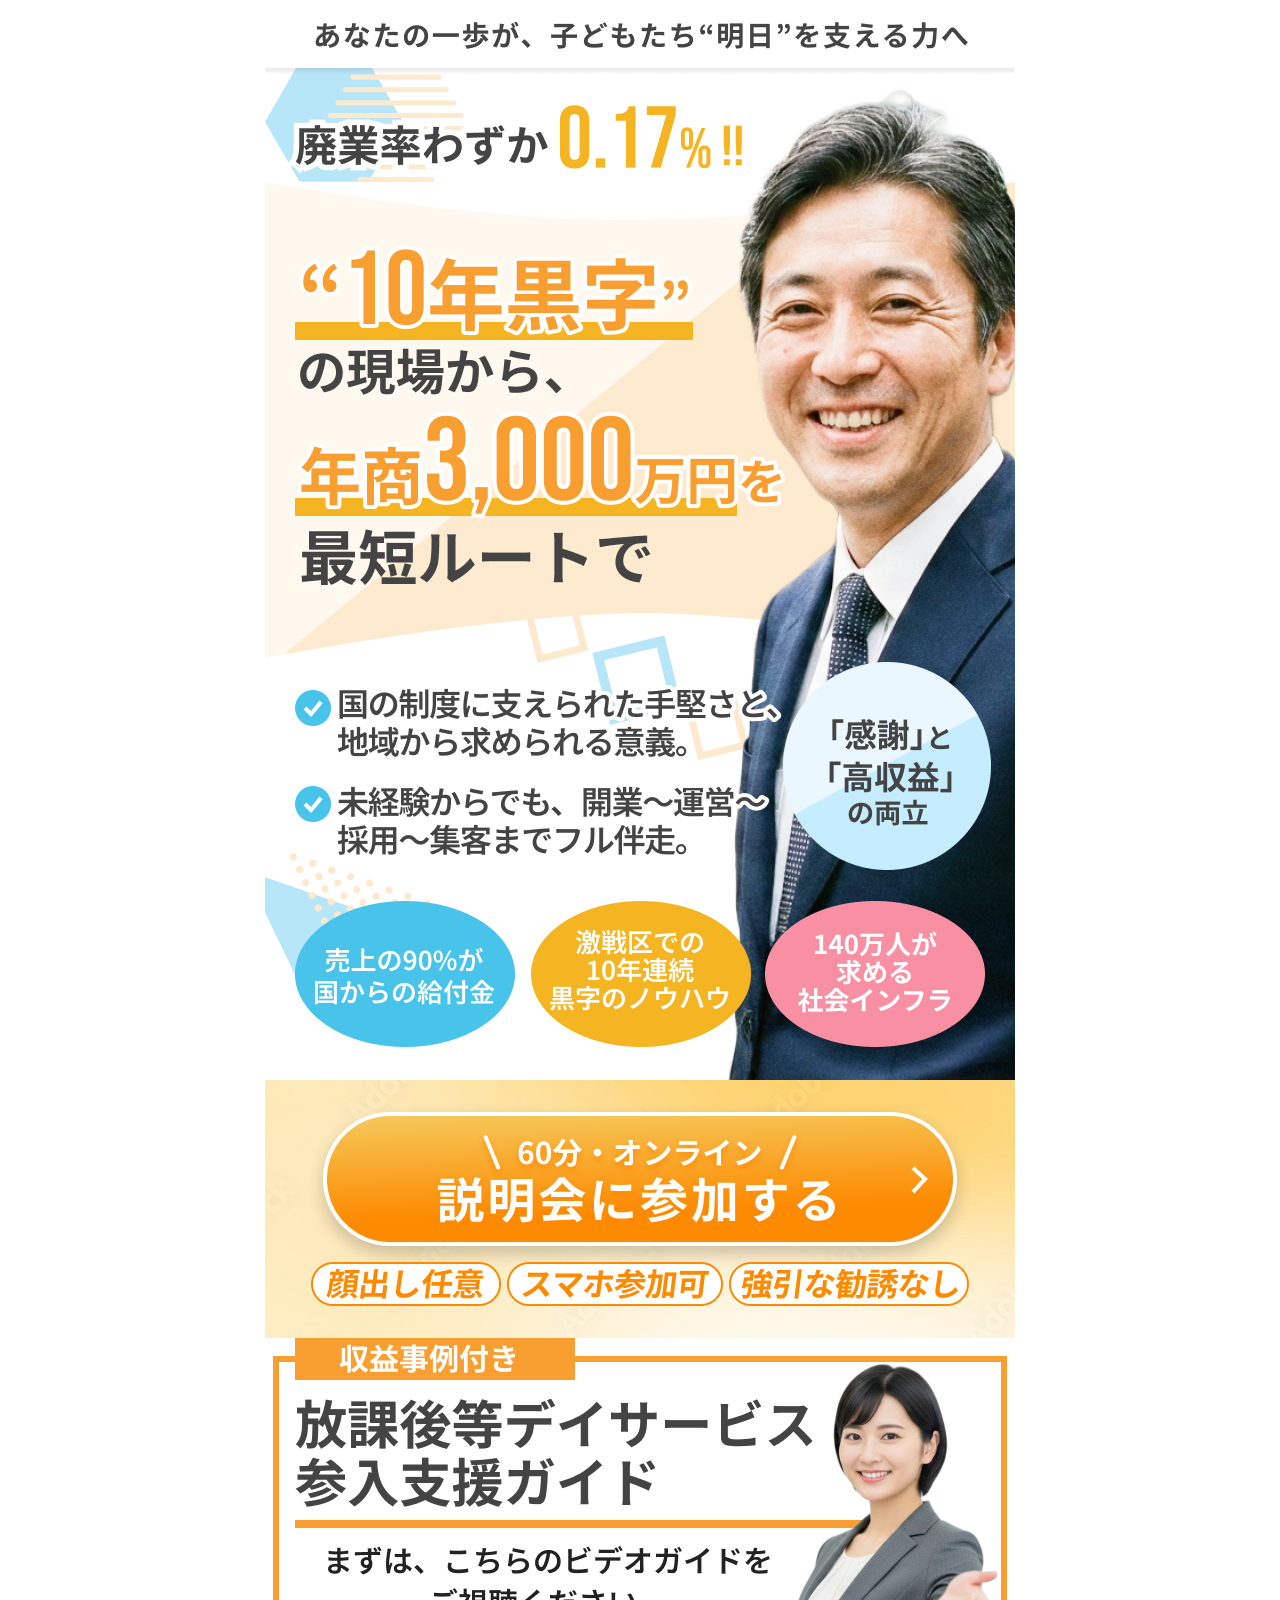
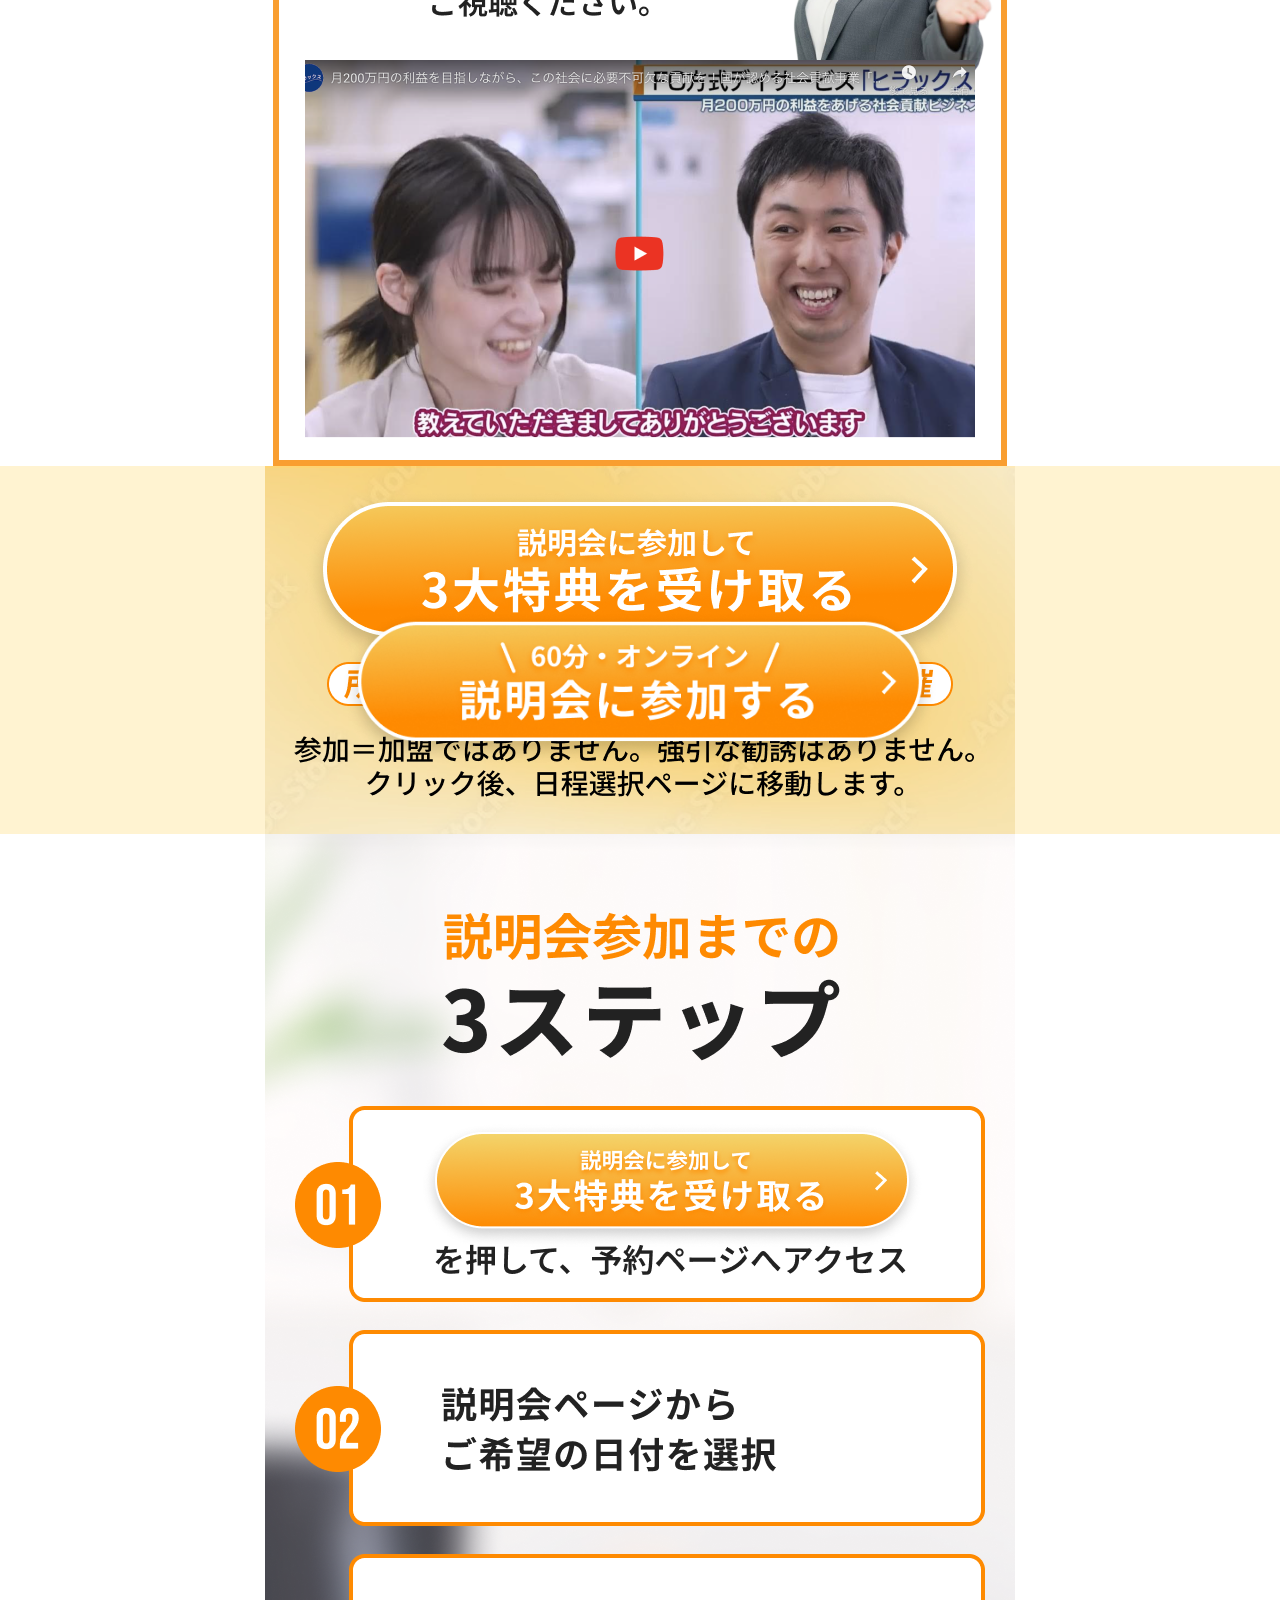
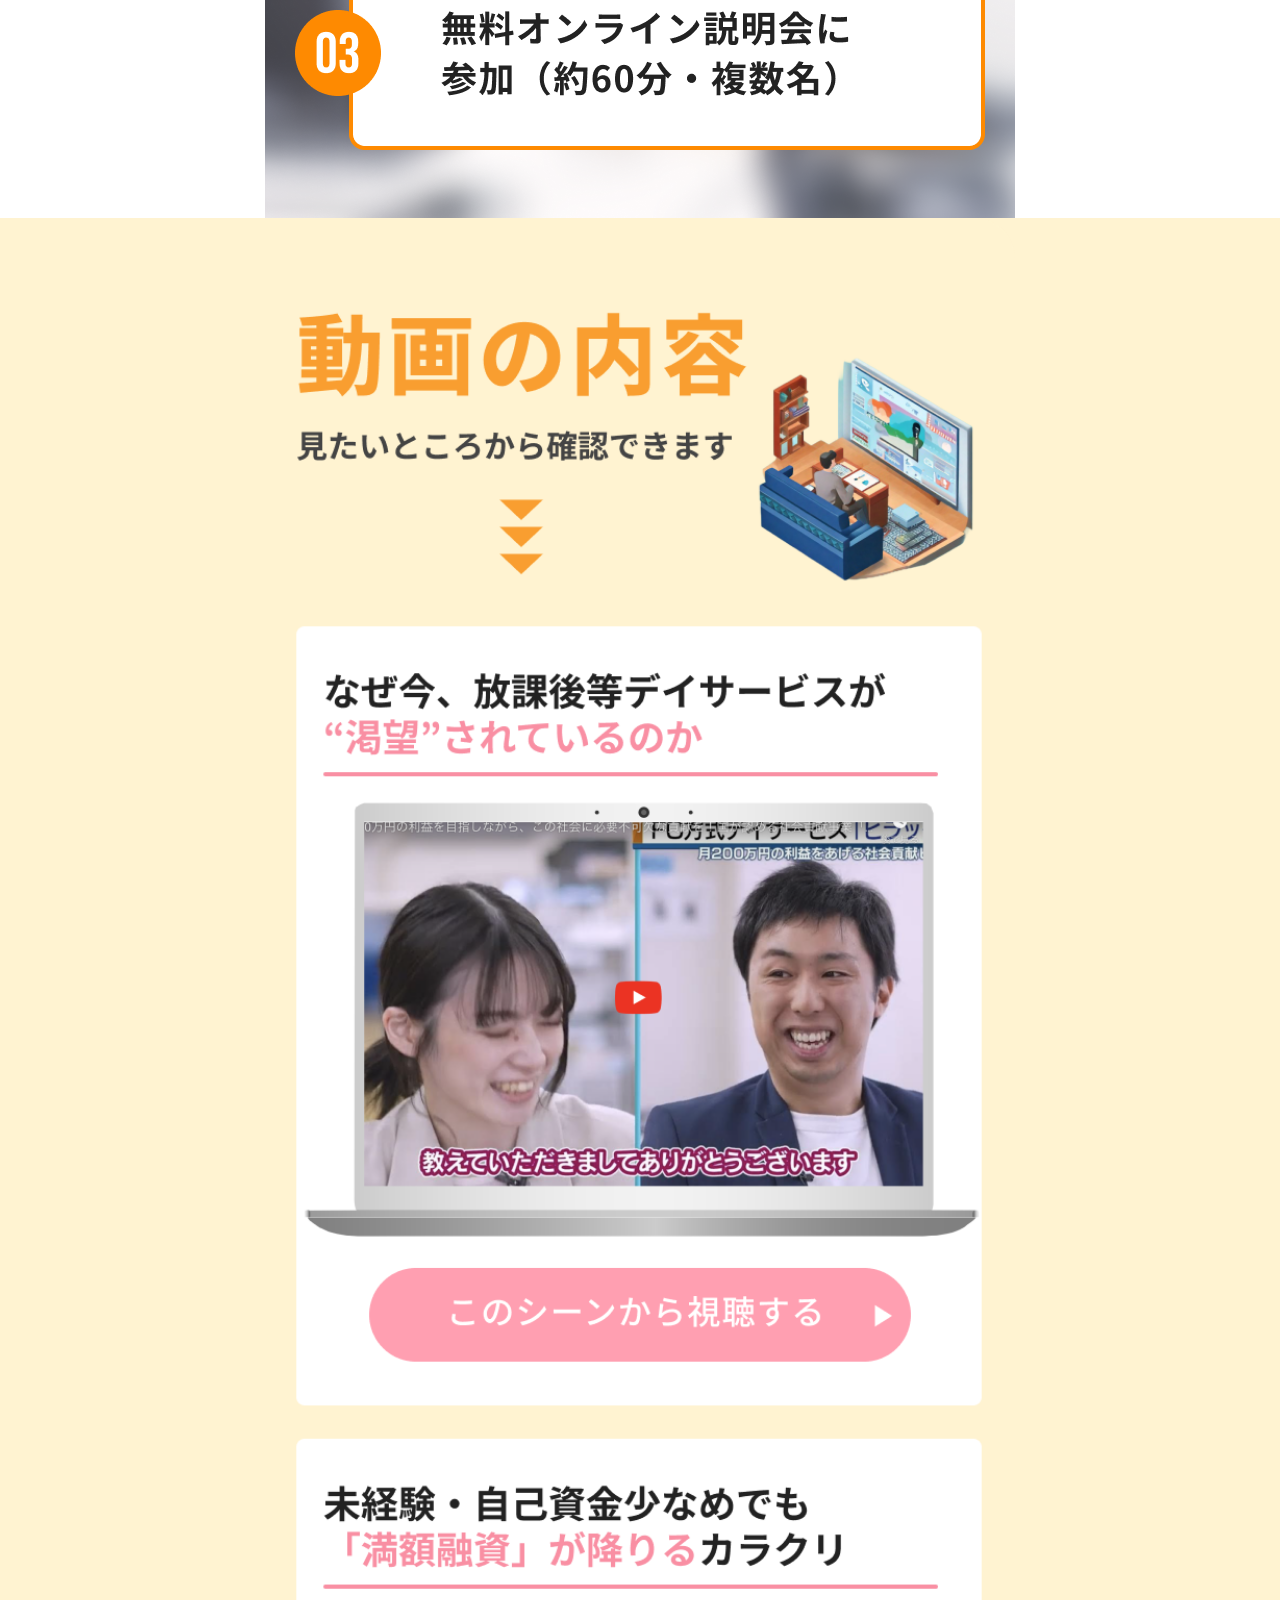
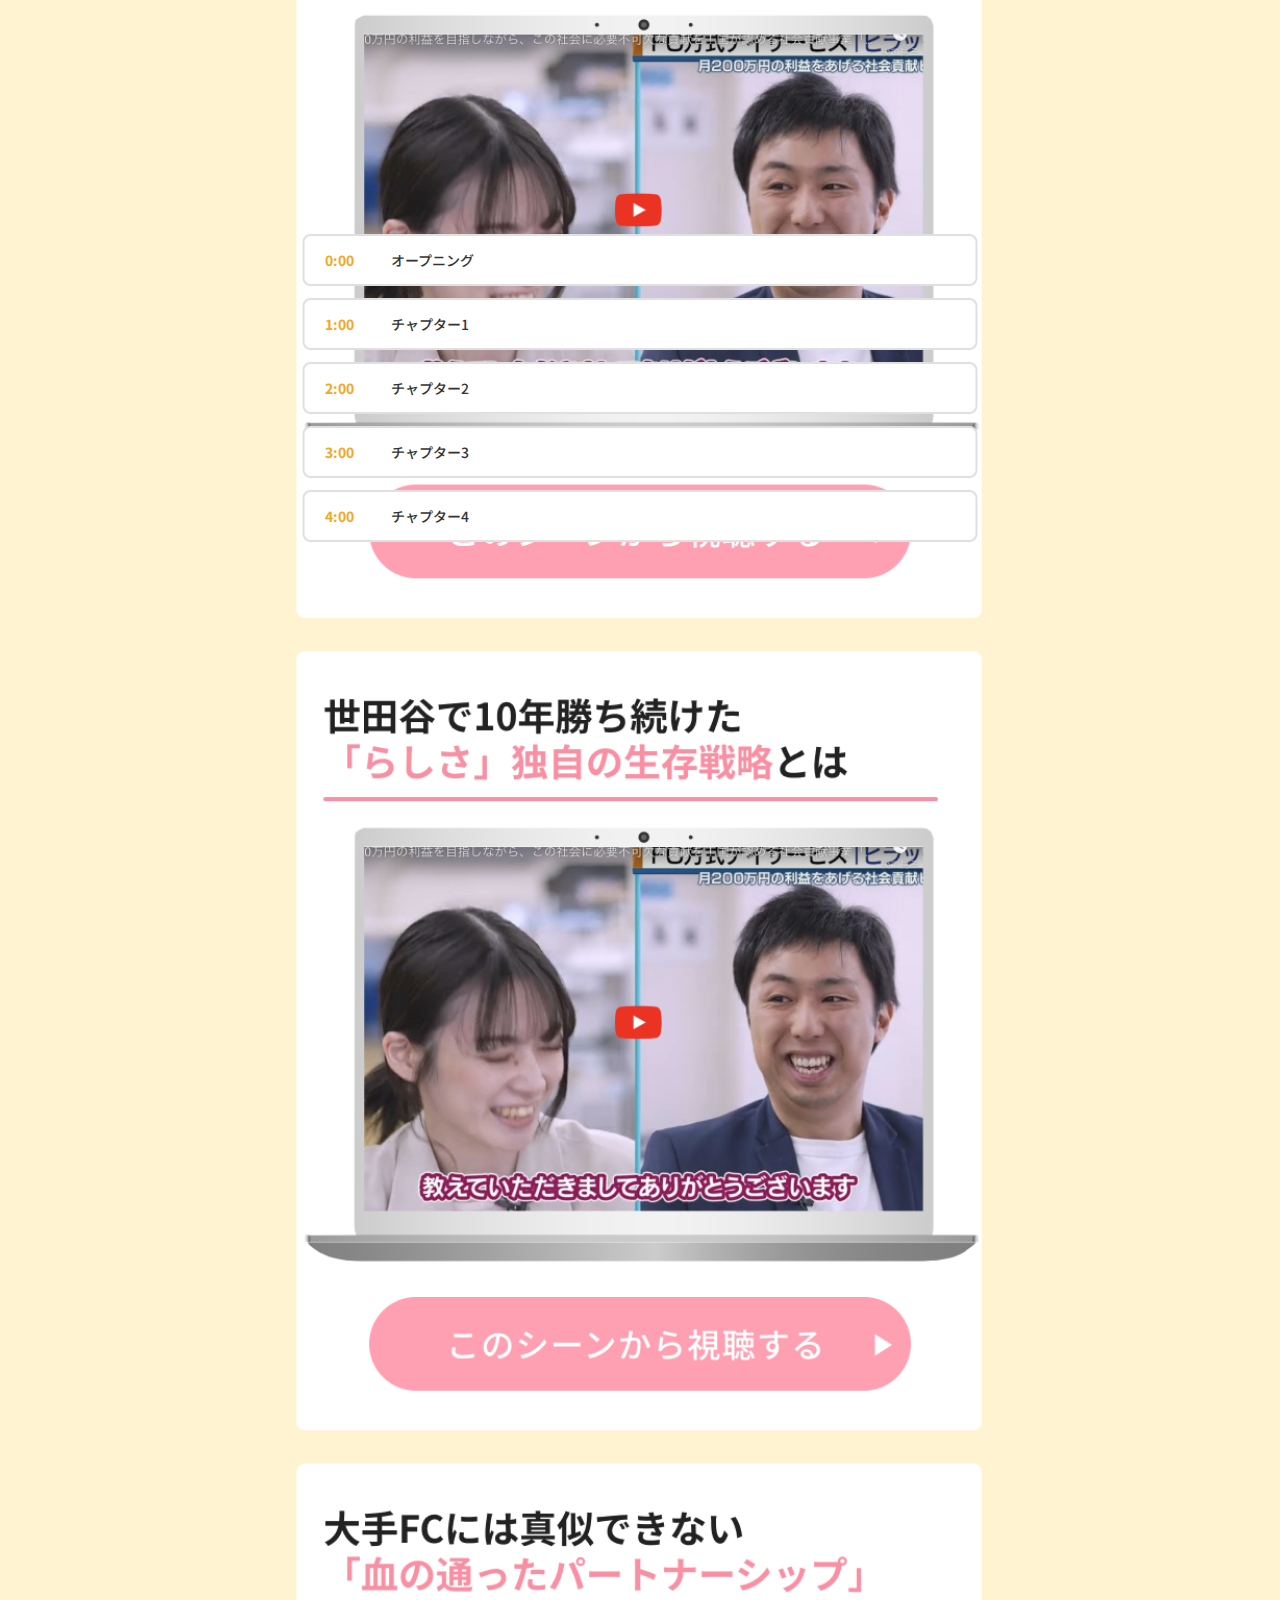
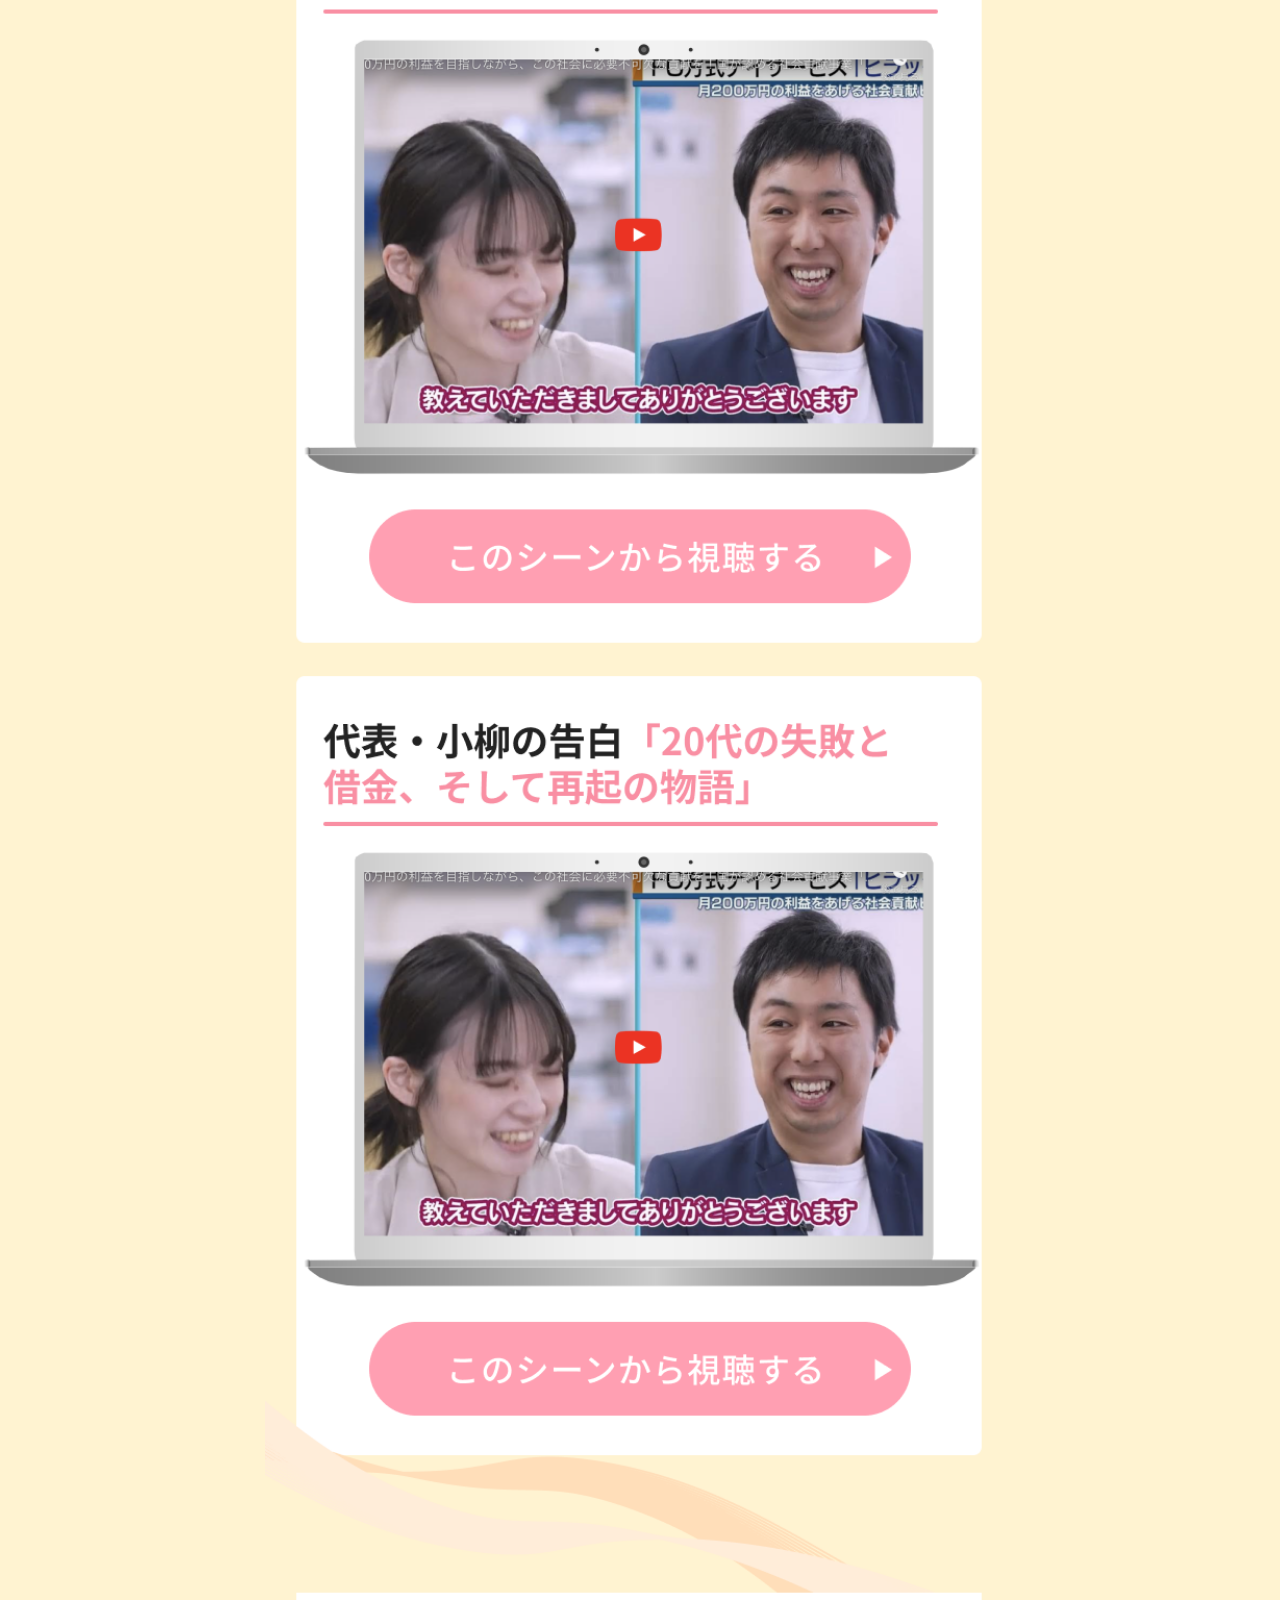
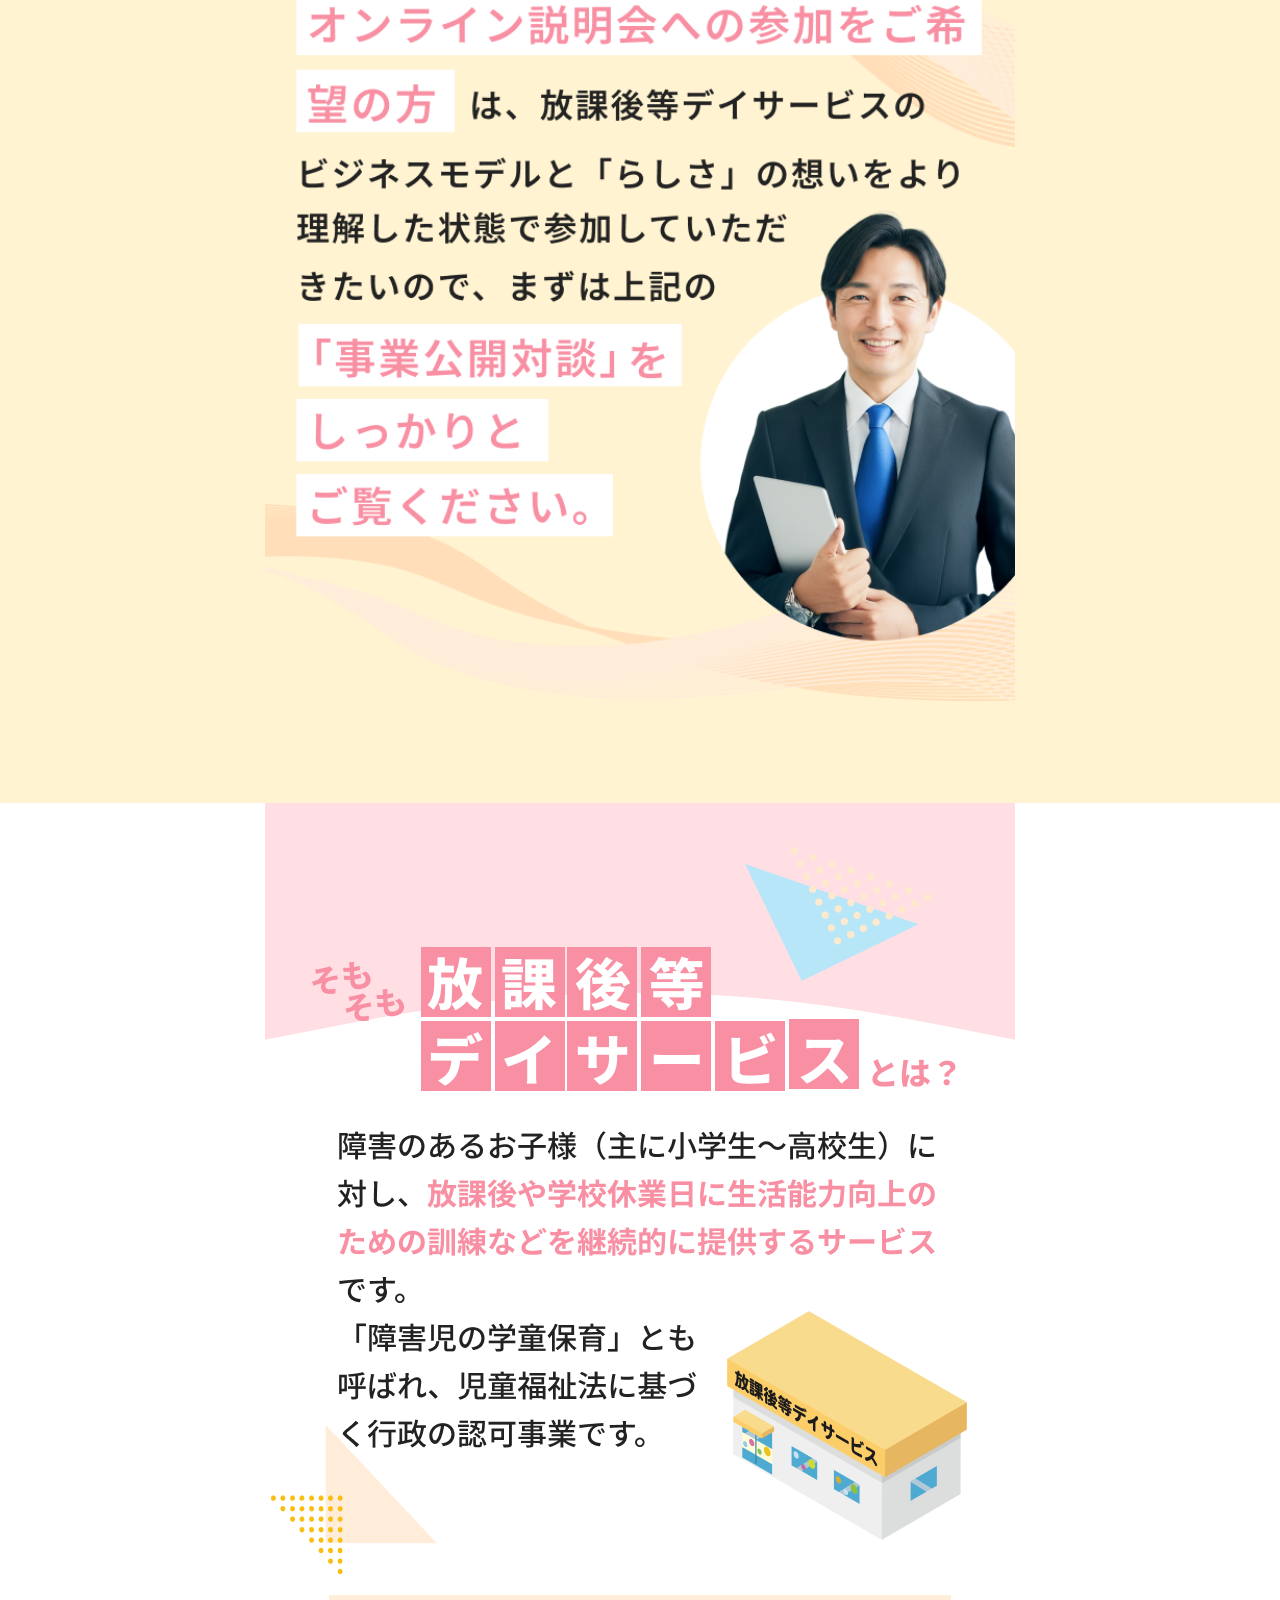
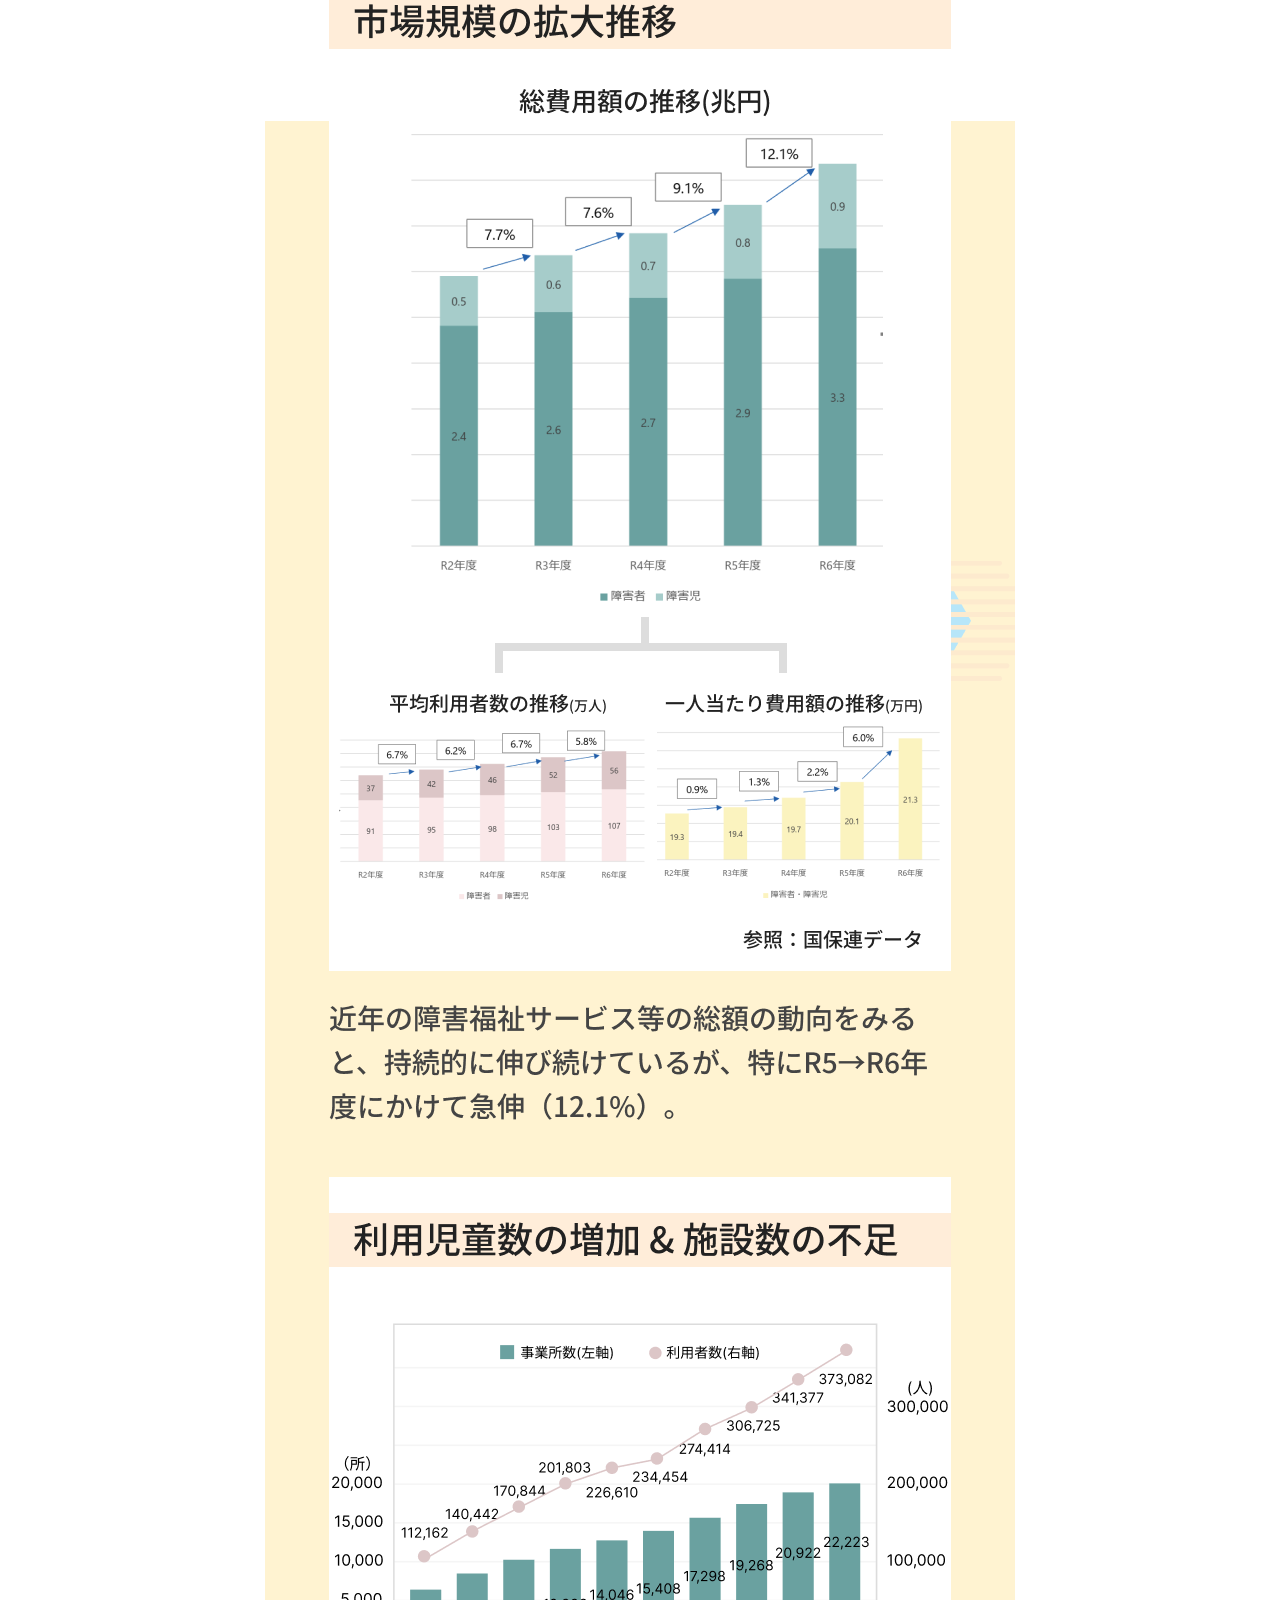
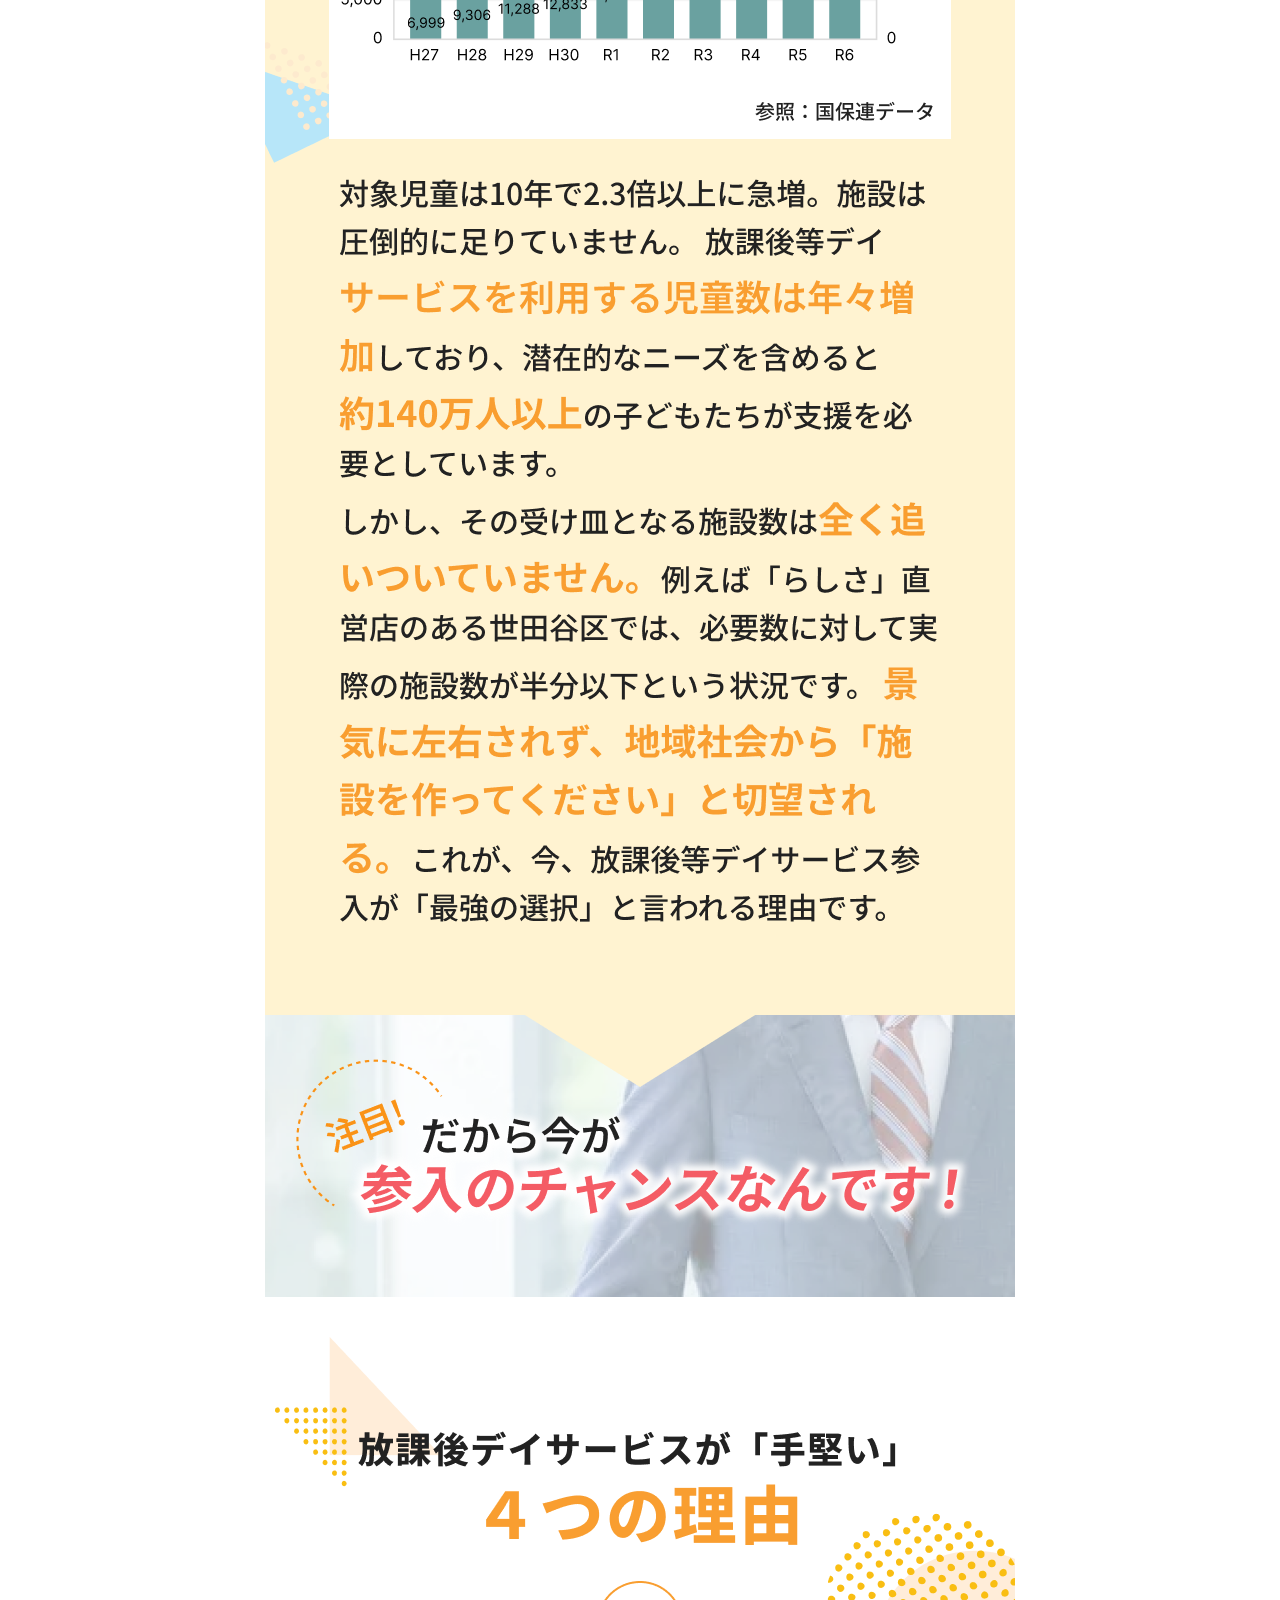
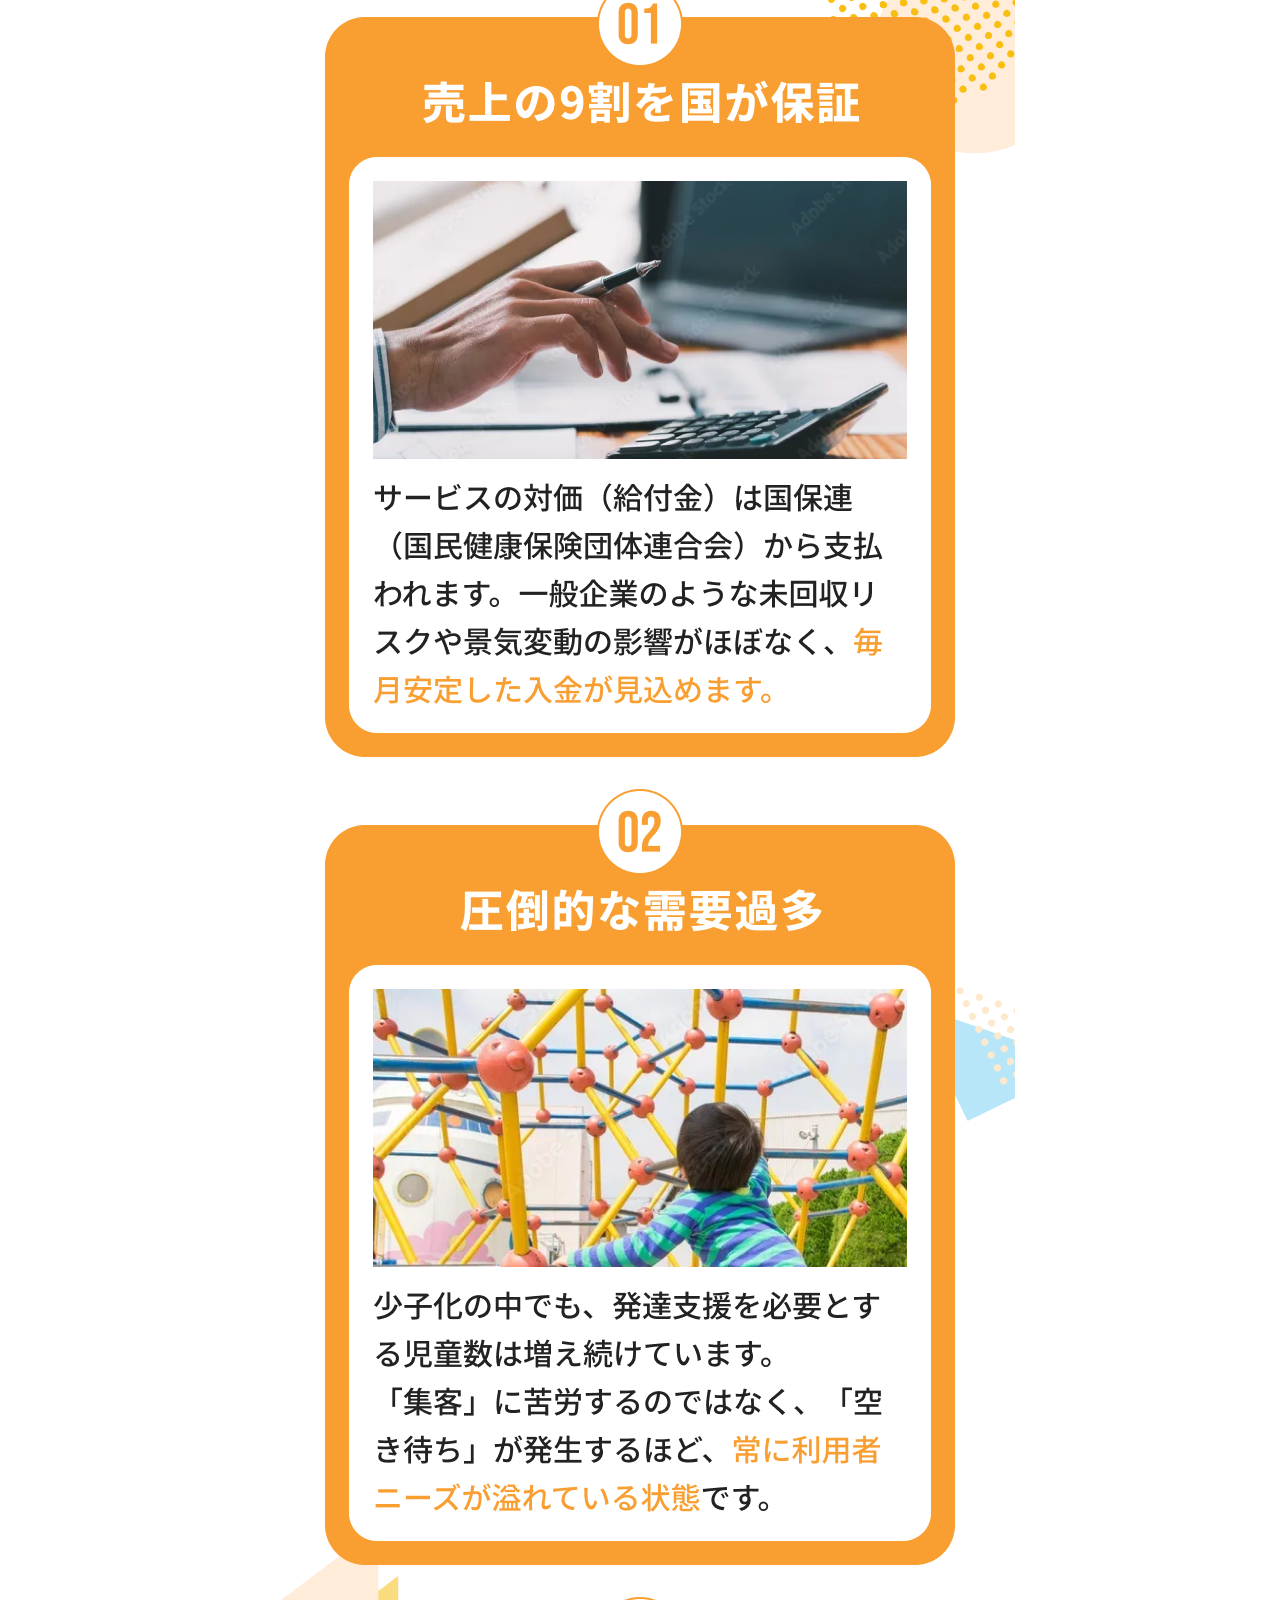
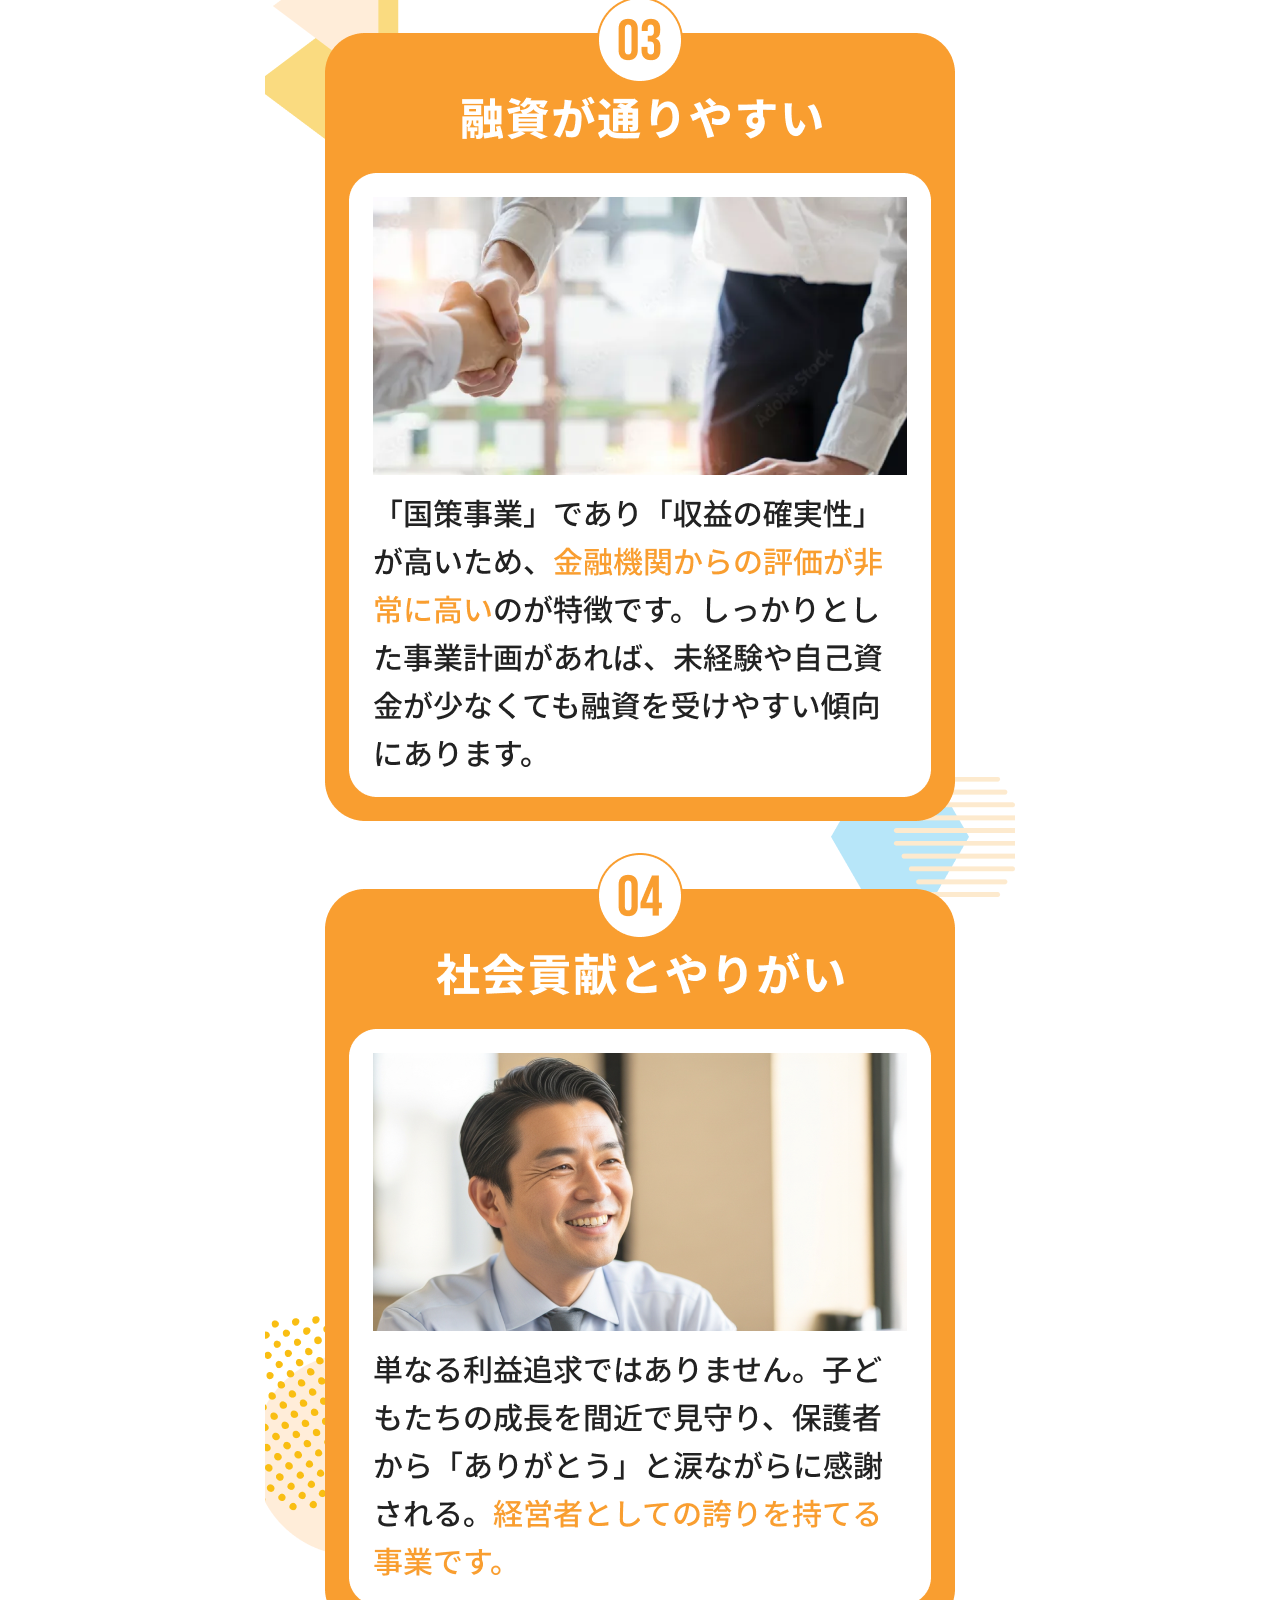
<file: index.html>
<!DOCTYPE html>
<html lang="ja">
<head>
  <meta charset="UTF-8">
  <meta name="viewport" content="width=device-width, initial-scale=1.0">
  <meta name="format-detection" content="telephone=no">
  <meta name="robots" content="noindex">
  <title>らしさFN｜無料オンライン説明会</title>
  
  <link href="https://fonts.googleapis.com/css2?family=Noto+Sans+JP:wght@400;500;700&display=swap" rel="stylesheet">
  <link rel="stylesheet" href="css/normalize.css">
  <link rel="stylesheet" href="css/style.css">
</head>
<body>

  <!-- FV -->
     <!-- あとでCTAボタン調整 -->
  <section class="l-section hero">
    <div class="l-section__inner">
      <img src="images/hero.png" alt="">
    </div>
  </section>

  <!-- 動画視聴 -->
        <!-- あとで位置調整 -->
  <section class="l-section video" id="video">
    <div class="l-section__inner">
      <div class="video__wrap">
        <img src="images/video.png" alt="">
        <div class="video__frame">
          <iframe 
            id="ytPlayer"
            src="https://www.youtube.com/embed/xxxxxxxxxxx?enablejsapi=1" 
            frameborder="0" 
            allow="accelerometer; autoplay; clipboard-write; encrypted-media; gyroscope; picture-in-picture"
            allowfullscreen>
          </iframe>
        </div>
      </div>
    </div>
  </section>

  <!-- CTA① -->
        <!-- あとでCTAボタン調整 -->
  <section class="l-section cta">
    <div class="l-section__inner">
      <div class="cta__wrap">
        <img src="images/cta-bg.png" alt="">
        <a href="#" class="cta__btn">
          <img src="images/btn.png" alt="無料オンライン説明会に参加する">
        </a>
      </div>
    </div>
  </section>

  <!-- 説明会参加までの3STEP -->
  <section class="l-section steps" id="steps">
    <div class="l-section__inner">
      <img src="images/steps.png" alt="" loading="lazy">
    </div>
  </section>

  <!-- 動画シーンジャンプ -->
  <section class="l-section video-chapters" id="video-chapters">
    <div class="l-section__inner">
      <div class="video-chapters__wrap">
        <img src="images/video-chapters.png" alt="" loading="lazy">
        <div class="video-chapters__buttons">
          <button class="video-chapters__btn" data-time="0">
            <span class="video-chapters__time">0:00</span>
            <span class="video-chapters__label">オープニング</span>
          </button>
          <button class="video-chapters__btn" data-time="60">
            <span class="video-chapters__time">1:00</span>
            <span class="video-chapters__label">チャプター1</span>
          </button>
          <button class="video-chapters__btn" data-time="120">
            <span class="video-chapters__time">2:00</span>
            <span class="video-chapters__label">チャプター2</span>
          </button>
          <button class="video-chapters__btn" data-time="180">
            <span class="video-chapters__time">3:00</span>
            <span class="video-chapters__label">チャプター3</span>
          </button>
          <button class="video-chapters__btn" data-time="240">
            <span class="video-chapters__time">4:00</span>
            <span class="video-chapters__label">チャプター4</span>
          </button>
        </div>
      </div>
    </div>
  </section>

  <!-- 市場規模 -->
  <section class="l-section market" id="market">
    <div class="l-section__inner">
      <img src="images/market.png" alt="" loading="lazy">
    </div>
  </section>

  <!-- 手堅い4つの理由 -->
  <section class="l-section reasons-stability" id="reasons-stability">
    <div class="l-section__inner">
      <img src="images/reasons-stability.png" alt="" loading="lazy">
    </div>
  </section>

  <!-- らしさが選ばれている理由 -->
  <section class="l-section reasons-choice" id="reasons-choice">
    <div class="l-section__inner">
      <img src="images/reasons-choice.png" alt="" loading="lazy">
    </div>
  </section>

  <!-- らしさ5つの強み -->
  <section class="l-section strength" id="strength">
    <div class="l-section__inner">
      <img src="images/strength.png" alt="" loading="lazy">
    </div>
  </section>

  <!-- オンライン説明会のご案内 -->
   <!-- ボタン調整 -->
  <section class="l-section info" id="info">
    <div class="l-section__inner">
      <img src="images/info.png" alt="" loading="lazy">
    </div>
  </section>

  <!-- 代表メッセージ -->
  <section class="l-section message" id="message">
    <div class="l-section__inner">
      <img src="images/message.png" alt="" loading="lazy">
    </div>
  </section>

  <!-- よくあるご質問 -->
  <section class="l-section faq" id="faq">
    <div class="l-section__inner">
      <img src="images/faq.png" alt="" loading="lazy">
    </div>
  </section>

  <!-- 特典付きCTA -->
  <section class="l-section cta-bonus">
    <div class="l-section__inner">
      <div class="cta__wrap">
        <img src="images/cta-bonus-bg.png" alt="">
        <a href="#" class="cta__btn">
          <img src="images/btn-bonus.png" alt="無料オンライン説明会に参加する">
        </a>
      </div>
    </div>
  </section>

  <!-- フッター -->
  <footer class="l-footer">
    <div class="l-footer__inner">
      <h2 class="l-footer__title">らしさ</h2>

      <nav class="l-footer__nav">
        <ul class="l-footer__nav-list">
          <li class="l-footer__nav-item">
            <a href="#video" class="l-footer__nav-link">動画で見る</a>
          </li>
          <li class="l-footer__nav-item">
            <a href="#steps" class="l-footer__nav-link">説明会までの流れ</a>
          </li>
          <li class="l-footer__nav-item">
            <a href="#market" class="l-footer__nav-link">市場について</a>
          </li>
          <li class="l-footer__nav-item">
            <a href="#reasons-stability" class="l-footer__nav-link">手堅い理由</a>
          </li>
          <li class="l-footer__nav-item">
            <a href="#reasons-choice" class="l-footer__nav-link">選ばれる理由</a>
          </li>
          <li class="l-footer__nav-item">
            <a href="#strength" class="l-footer__nav-link">らしさの強み</a>
          </li>
          <li class="l-footer__nav-item">
            <a href="#info" class="l-footer__nav-link">説明会のご案内</a>
          </li>
          <li class="l-footer__nav-item">
            <a href="#message" class="l-footer__nav-link">代表メッセージ</a>
          </li>
          <li class="l-footer__nav-item">
            <a href="#faq" class="l-footer__nav-link">よくあるご質問</a>
          </li>
        </ul>
      </nav>

      <div class="l-footer__bottom-nav">
        <a href="#" class="l-footer__bottom-link">会社概要</a>
        <a href="#" class="l-footer__bottom-link">運営者情報</a>
        <a href="#" class="l-footer__bottom-link">プライバシーポリシー</a>
        <a href="#" class="l-footer__bottom-link">特定商取引法に基づく表記</a>
      </div>

      <div class="l-footer__copyright">
        <p>© 2026 らしさ All rights reserved.</p>
      </div>
    </div>
  </footer>

  <script src="js/main.js"></script>
</body>
</html>
</file>
<file: css/style.css>
body {
  font-family: "Noto Sans JP", sans-serif;
}

/* ================================
   Base
================================ */
img {
  display: block;
  width: 100%;
  height: auto;
}

/* ================================
   Layout
================================ */
.l-section {
  width: 100%;
}

.l-section__inner {
  max-width: 750px;
  margin: 0 auto;
}

/* ================================
   Hero（FV）
================================ */
.hero {
  background-color: #FFFFFF;
}

/* ================================
   Video（動画視聴）
================================ */
.video {
  background-color: #FFFFFF;
}

.video__wrap {
  position: relative;
}

.video__frame {
  position: absolute;
  left: 50%;
  transform: translateX(-50%);
  top: 45.3%;      /* 調整してね */
  width: 91%;      /* 調整してね */
  aspect-ratio: 16 / 9;
  
  /* 確認用（後で消す） */
  /* background: rgba(255, 0, 0, 0.5); */
}

.video__frame iframe {
  width: 100%;
  height: 100%;
}

/* ================================
   CTA共通
================================ */
.cta__wrap {
  position: relative;
}

.cta__btn {
  position: absolute;
  left: 50%;
  transform: translateX(-50%);
  transition: opacity 0.3s, transform 0.3s;
  /* 確認用 */
  /* background: rgba(255, 0, 0, 0.3);
  outline: 2px solid red; */
}

.cta__btn img {
  display: block;
  width: 100%;
}

.cta__btn:hover {
  opacity: 0.8;
  transform: translateX(-50%) scale(1.02);
}

/* ================================
   CTA①
================================ */
.cta {
  background-color: #FFF3D1;
}

.cta .cta__btn {
  top: 39.5%;      /* 調整してね */
  width: 80%;      /* 調整してね */
}

/* ================================
   Steps（説明会参加までの3STEP）
================================ */
.steps {
  background-color: #FFFFFF;
}

/* ================================
   Video Chapters（動画シーンジャンプ）
================================ */
.video-chapters {
  background-color: #FFF3D1;
}

.video-chapters__wrap {
  position: relative;
}

.video-chapters__buttons {
  position: absolute;
  left: 50%;
  transform: translateX(-50%);
  top: 30%;        /* 調整してね */
  width: 90%;      /* 調整してね */
  display: flex;
  flex-direction: column;
  gap: 12px;
}

.video-chapters__btn {
  display: flex;
  align-items: center;
  gap: 16px;
  width: 100%;
  padding: 16px 20px;
  background-color: #FFFFFF;
  border: 2px solid #E0E0E0;
  border-radius: 8px;
  cursor: pointer;
  transition: background-color 0.3s, border-color 0.3s, transform 0.2s;
  text-align: left;
}

.video-chapters__btn:hover {
  background-color: #FFF8E8;
  border-color: #F5A623;
  transform: translateY(-2px);
}

.video-chapters__time {
  font-size: 14px;
  font-weight: 700;
  color: #F5A623;
  min-width: 50px;
}

.video-chapters__label {
  font-size: 14px;
  font-weight: 500;
  color: #333333;
}

/* ================================
   Market（市場規模）
================================ */
.market {
  background-color: #FFFFFF;
}

/* ================================
   Reasons Stability（手堅い4つの理由）
================================ */
.reasons-stability {
  background-color: #FFFFFF;
}

/* ================================
   Reasons Choice（らしさが選ばれている理由）
================================ */
.reasons-choice {
  background-color: #FFFFFF;
}

/* ================================
   Strength（らしさ5つの強み）
================================ */
.strength {
  background-color: #FFFFFF;
}

/* ================================
   Info（オンライン説明会のご案内）
================================ */
.info {
  background-color: #FFFFFF;
}

/* ================================
   Message（代表メッセージ）
================================ */
.message {
  background-color: #FFFFFF;
}

/* ================================
   FAQ（よくあるご質問）
================================ */
.faq {
  background-color: #F6F6F6;
}

/* ================================
   CTA Bonus（特典付きCTA）
================================ */
.cta-bonus {
  background-color: #FFFFFF;
}

.cta-bonus .cta__btn {
  top: 89.5%;      /* 調整してね */
  width: 78%;      /* 調整してね */
}

/* ================================
   Footer
================================ */
.l-footer {
  background-color: #E7F8FF;
}

.l-footer__inner {
  max-width: 750px;
  margin: 0 auto;
  padding: 40px 20px;
}

.l-footer__title {
  font-size: 20px;
  font-weight: bold;
  text-align: center;
  margin-bottom: 24px;
  color: #333333;
}

.l-footer__nav {
  margin-bottom: 24px;
}

.l-footer__nav-list {
  list-style: none;
  padding: 0;
  margin: 0;
}

.l-footer__nav-item {
  border-bottom: 1px solid #D0E8F0;
}

.l-footer__nav-item:first-child {
  border-top: 1px solid #D0E8F0;
}

.l-footer__nav-link {
  display: block;
  padding: 12px 0;
  color: #333333;
  text-decoration: none;
  font-size: 14px;
  transition: color 0.3s;
}

.l-footer__nav-link:hover {
  color: #0099CC;
}

.l-footer__bottom-nav {
  display: flex;
  flex-wrap: wrap;
  justify-content: center;
  gap: 8px 16px;
  margin-bottom: 24px;
}

.l-footer__bottom-link {
  color: #666666;
  text-decoration: none;
  font-size: 12px;
  transition: color 0.3s;
}

.l-footer__bottom-link:hover {
  color: #0099CC;
}

.l-footer__copyright {
  text-align: center;
  font-size: 11px;
  color: #999999;
}

.l-footer__copyright p {
  margin: 0;
}

/* ================================
   Fixed CTA（固定CTA）※保留中
================================ */
.fixed-cta {
  position: fixed;
  bottom: 0;
  left: 0;
  width: 100%;
  z-index: 100;
  opacity: 0;
  visibility: hidden;
  transition: opacity 0.3s, visibility 0.3s;
}

.fixed-cta.is-show {
  opacity: 1;
  visibility: visible;
}

.fixed-cta__inner {
  max-width: 750px;
  margin: 0 auto;
}

.fixed-cta__inner img {
  display: block;
  width: 100%;
}
</file>
